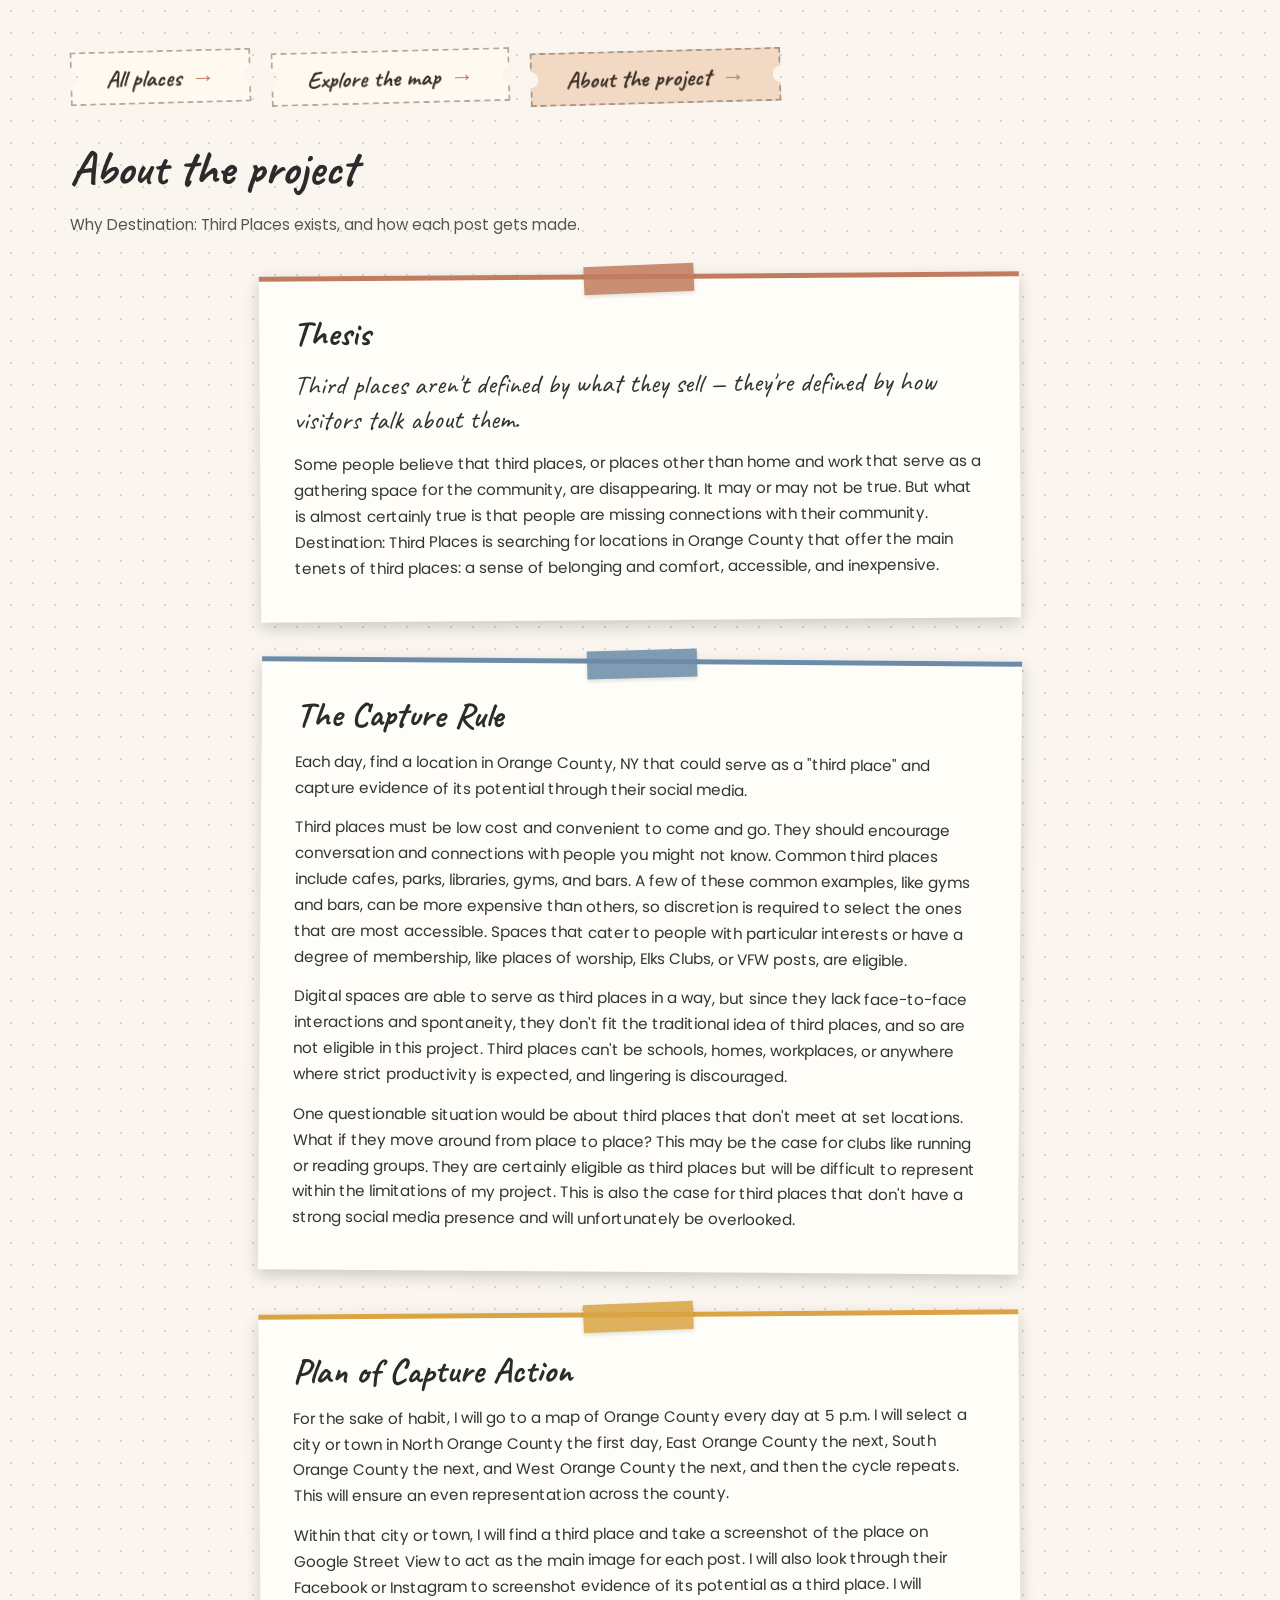
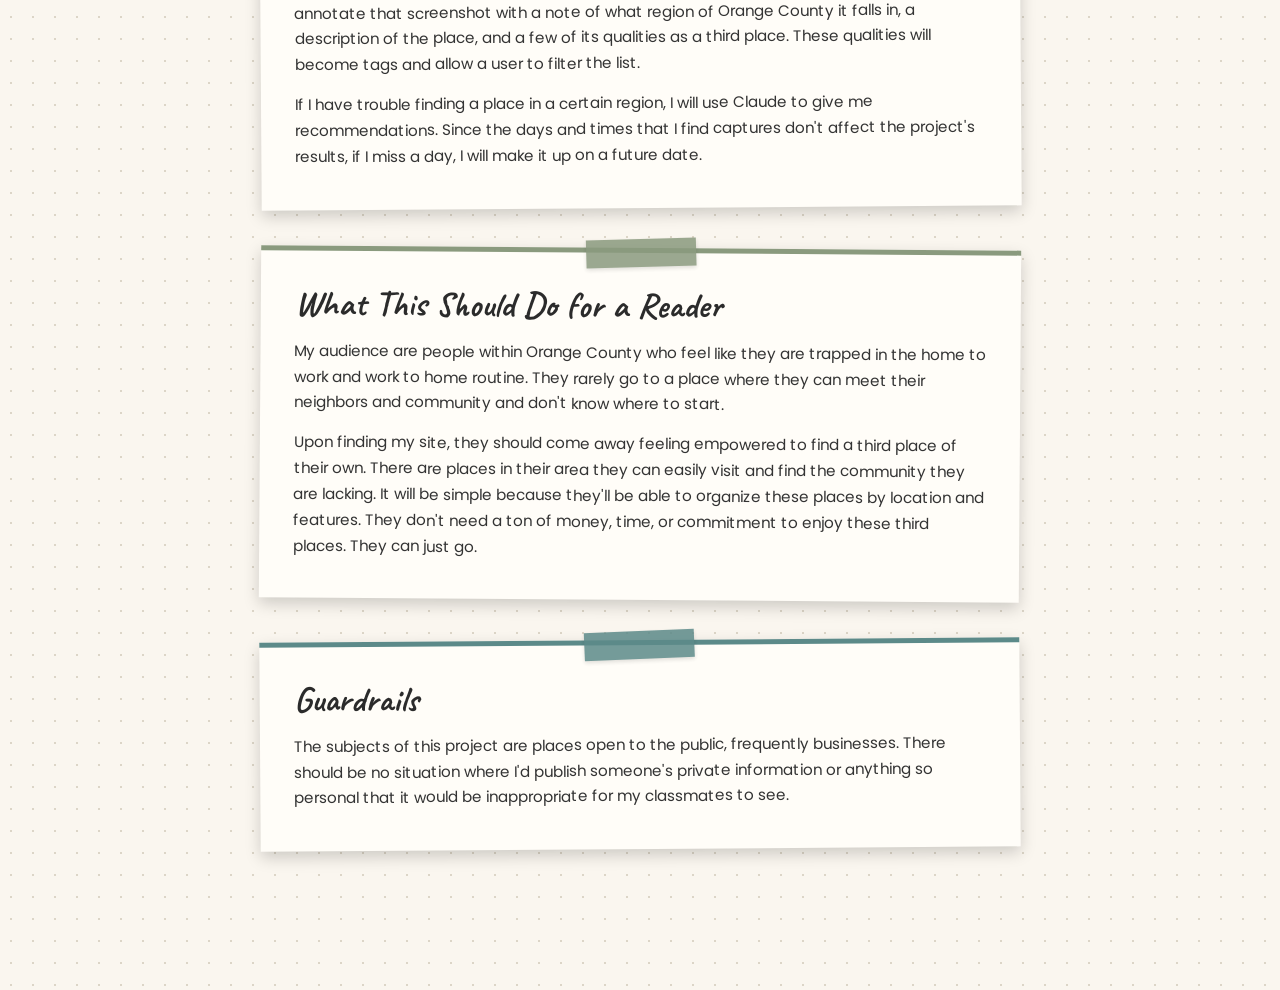
<file: about.html>
<!DOCTYPE html>
<html lang="en">
<head>
<meta charset="UTF-8">
<meta name="viewport" content="width=device-width, initial-scale=1">
<title>About the project | Destination: Third Places</title>
<link rel="stylesheet" href="site.css">
<style>
  .about-section {
    position: relative;
    max-width: 760px;
    margin: 0 auto 40px;
    padding: 34px 34px 26px;
    background: #fffdf8;
    box-shadow: 0 6px 16px rgba(0, 0, 0, 0.18);
  }
  .about-section:nth-of-type(odd)  { transform: rotate(-0.4deg); }
  .about-section:nth-of-type(even) { transform: rotate(0.4deg); }

  .about-section .tape {
    position: absolute;
    top: -14px;
    left: 50%;
    width: 110px;
    height: 28px;
    margin-left: -55px;
    transform: rotate(-2deg);
  }

  .about-section h2 {
    margin: 0 0 14px;
    font-family: 'Caveat', cursive;
    font-size: 2.2rem;
    line-height: 1.1;
    color: #2b2b2b;
  }

  .about-section p {
    margin: 0 0 14px;
    font-size: 0.95rem;
    line-height: 1.7;
    color: #333;
  }

  .about-section p.pull {
    font-family: 'Caveat', cursive;
    font-size: 1.7rem;
    line-height: 1.3;
  }

  .about-section:nth-of-type(1) { border-top: 5px solid #c17b5e; }
  .about-section:nth-of-type(2) { border-top: 5px solid #6b8ca8; }
  .about-section:nth-of-type(3) { border-top: 5px solid #d9a441; }
  .about-section:nth-of-type(4) { border-top: 5px solid #8a9a7e; }
  .about-section:nth-of-type(5) { border-top: 5px solid #5c8a89; }

  .about-links {
    max-width: 760px;
    margin: 0 auto 30px;
  }

  @media (max-width: 600px) {
    .about-section { padding: 28px 20px 18px; }
  }
</style>
</head>
<body>

<nav class="site-nav">
  <a class="map-link" href="index.html">All places</a>
  <a class="map-link" href="map.html">Explore the map</a>
  <a class="map-link current" href="about.html" aria-current="page">About the project</a>
</nav>

<h1>About the project</h1>
<p class="subtitle">Why Destination: Third Places exists, and how each post gets made.</p>

<div class="about-section">
  <div class="tape"></div>
  <h2>Thesis</h2>
  <p class="pull">Third places aren't defined by what they sell &mdash; they're defined by how visitors talk about them.</p>
  <p>Some people believe that third places, or places other than home and work that serve as a gathering space for the community, are disappearing. It may or may not be true. But what is almost certainly true is that people are missing connections with their community. Destination: Third Places is searching for locations in Orange County that offer the main tenets of third places: a sense of belonging and comfort, accessible, and inexpensive.</p>
</div>

<div class="about-section">
  <div class="tape"></div>
  <h2>The Capture Rule</h2>
  <p>Each day, find a location in Orange County, NY that could serve as a "third place" and capture evidence of its potential through their social media.</p>
  <p>Third places must be low cost and convenient to come and go. They should encourage conversation and connections with people you might not know. Common third places include cafes, parks, libraries, gyms, and bars. A few of these common examples, like gyms and bars, can be more expensive than others, so discretion is required to select the ones that are most accessible. Spaces that cater to people with particular interests or have a degree of membership, like places of worship, Elks Clubs, or VFW posts, are eligible.</p>
  <p>Digital spaces are able to serve as third places in a way, but since they lack face-to-face interactions and spontaneity, they don't fit the traditional idea of third places, and so are not eligible in this project. Third places can't be schools, homes, workplaces, or anywhere where strict productivity is expected, and lingering is discouraged.</p>
  <p>One questionable situation would be about third places that don't meet at set locations. What if they move around from place to place? This may be the case for clubs like running or reading groups. They are certainly eligible as third places but will be difficult to represent within the limitations of my project. This is also the case for third places that don't have a strong social media presence and will unfortunately be overlooked.</p>
</div>

<div class="about-section">
  <div class="tape"></div>
  <h2>Plan of Capture Action</h2>
  <p>For the sake of habit, I will go to a map of Orange County every day at 5 p.m. I will select a city or town in North Orange County the first day, East Orange County the next, South Orange County the next, and West Orange County the next, and then the cycle repeats. This will ensure an even representation across the county.</p>
  <p>Within that city or town, I will find a third place and take a screenshot of the place on Google Street View to act as the main image for each post. I will also look through their Facebook or Instagram to screenshot evidence of its potential as a third place. I will annotate that screenshot with a note of what region of Orange County it falls in, a description of the place, and a few of its qualities as a third place. These qualities will become tags and allow a user to filter the list.</p>
  <p>If I have trouble finding a place in a certain region, I will use Claude to give me recommendations. Since the days and times that I find captures don't affect the project's results, if I miss a day, I will make it up on a future date.</p>
</div>

<div class="about-section">
  <div class="tape"></div>
  <h2>What This Should Do for a Reader</h2>
  <p>My audience are people within Orange County who feel like they are trapped in the home to work and work to home routine. They rarely go to a place where they can meet their neighbors and community and don't know where to start.</p>
  <p>Upon finding my site, they should come away feeling empowered to find a third place of their own. There are places in their area they can easily visit and find the community they are lacking. It will be simple because they'll be able to organize these places by location and features. They don't need a ton of money, time, or commitment to enjoy these third places. They can just go.</p>
</div>

<div class="about-section">
  <div class="tape"></div>
  <h2>Guardrails</h2>
  <p>The subjects of this project are places open to the public, frequently businesses. There should be no situation where I'd publish someone's private information or anything so personal that it would be inappropriate for my classmates to see.</p>
</div>

<script>
  // Give each section's tape the same look as the tape on the main page.
  // (The .tape style is shared from site.css; this just varies the color.)
  var tapeColors = ['#c17b5e', '#6b8ca8', '#d9a441', '#8a9a7e', '#5c8a89'];
  document.querySelectorAll('.about-section .tape').forEach(function (tape, i) {
    tape.style.backgroundColor = tapeColors[i % tapeColors.length];
    tape.style.opacity = '0.85';
  });
</script>

</body>
</html>
</file>
<file: site.css>
/* site.css: styles for index.html and map.html */

@import url('https://fonts.googleapis.com/css2?family=Caveat:wght@600;700&family=Poppins:wght@400;500&family=Space+Mono:wght@400;700&display=swap');

* {
  box-sizing: border-box;
}

body {
  font-family: 'Poppins', sans-serif;
  background-color: #faf6ef;
  background-image: radial-gradient(#dcd5c7 1px, transparent 1px);
  background-size: 22px 22px;
  color: #3a3a3a;
  max-width: 1200px;
  margin: 0 auto;
  padding: 50px 30px 100px;
}

h1 {
  font-family: 'Caveat', cursive;
  font-weight: 700;
  font-size: 3rem;
  color: #2b2b2b;
  margin-bottom: 6px;
}

.subtitle {
  font-size: 0.95rem;
  line-height: 1.6;
  max-width: 640px;
  color: #555;
  margin-bottom: 36px;
}

/* ---------------------------------------------------------------- */
/* Filter bar                                                        */
/* ---------------------------------------------------------------- */

.filter-bar {
  display: flex;
  flex-wrap: wrap;
  gap: 16px;
  margin-bottom: 50px;
  align-items: center;
}

.filter-label {
  font-family: 'Space Mono', monospace;
  font-size: 0.75rem;
  text-transform: uppercase;
  letter-spacing: 0.5px;
  color: #888;
  margin-right: 4px;
}

.filter-tag {
  cursor: pointer;
  font-family: 'Space Mono', monospace;
  font-size: 0.75rem;
  font-weight: 700;
  text-transform: uppercase;
  letter-spacing: 0.5px;
  padding: 7px 16px;
  border: none;
  border-radius: 2px;
  box-shadow: 0 3px 6px rgba(0, 0, 0, 0.15);
  opacity: 0.8;
  transition: transform 0.15s ease, box-shadow 0.15s ease, opacity 0.15s ease;
}

.filter-tag:hover {
  opacity: 1;
  transform: translateY(-2px);
}

.filter-tag.active {
  opacity: 1;
  outline: 2px solid #2b2b2b;
  outline-offset: 2px;
  transform: translateY(-2px);
  box-shadow: 0 5px 10px rgba(0, 0, 0, 0.2);
}

/* ---------------------------------------------------------------- */
/* Entry grid + polaroid cards                                       */
/* ---------------------------------------------------------------- */

.grid {
  display: grid;
  grid-template-columns: repeat(3, 1fr);
  gap: 70px 40px;
}

@media (max-width: 900px) {
  .grid {
    grid-template-columns: repeat(2, 1fr);
  }
}

@media (max-width: 600px) {
  .grid {
    grid-template-columns: 1fr;
  }
}

.entry {
  cursor: pointer;
}

.entry.hidden {
  display: none;
}

/* Accent color cycles every 6 entries */
.entry:nth-child(6n+1) { --accent: #c17b5e; }
.entry:nth-child(6n+2) { --accent: #6b8ca8; }
.entry:nth-child(6n+3) { --accent: #d9a441; }
.entry:nth-child(6n+4) { --accent: #8a9a7e; }
.entry:nth-child(6n+5) { --accent: #c98b7f; }
.entry:nth-child(6n+6) { --accent: #5c8a89; }

/* Alternating tilt */
.entry:nth-child(odd) .polaroid { --rot: -3deg; }
.entry:nth-child(even) .polaroid { --rot: 2.5deg; }

.polaroid {
  position: relative;
  background: #fff;
  padding: 12px 12px 34px;
  box-shadow: 0 10px 22px rgba(0, 0, 0, 0.15);
  transform: rotate(var(--rot, -2deg));
  transition: transform 0.2s ease, box-shadow 0.2s ease;
}

.entry:hover .polaroid {
  transform: rotate(0deg) scale(1.03);
  box-shadow: 0 14px 28px rgba(0, 0, 0, 0.2);
}

.tape {
  position: absolute;
  top: -12px;
  left: 50%;
  transform: translateX(-50%) rotate(-4deg);
  width: 64px;
  height: 22px;
  background: var(--accent);
  opacity: 0.85;
  box-shadow: 0 2px 4px rgba(0, 0, 0, 0.15);
}

.frame {
  width: 100%;
  background: var(--accent);
  display: flex;
  align-items: center;
  justify-content: center;
  overflow: hidden;
  min-height: 160px;
}

.frame img {
  width: 100%;
  display: block;
}

/* Tape tags, bottom-right corner of the photo */
.tag-corner {
  position: absolute;
  bottom: 30px;
  right: -10px;
  display: flex;
  flex-direction: column-reverse;
  align-items: flex-end;
  gap: 6px;
  z-index: 5;
}

.tag-strip {
  padding: 5px 12px;
  font-family: 'Space Mono', monospace;
  font-size: 0.68rem;
  font-weight: 700;
  letter-spacing: 0.4px;
  text-transform: uppercase;
  white-space: nowrap;
  border-radius: 1px;
  box-shadow: 0 3px 6px rgba(0, 0, 0, 0.35);
}

/* ---------------------------------------------------------------- */
/* Caption text                                                      */
/* ---------------------------------------------------------------- */

.caption {
  margin-top: 16px;
}

.entry-title {
  font-family: 'Caveat', cursive;
  font-weight: 700;
  font-size: 1.6rem;
  color: #2b2b2b;
  margin-bottom: 2px;
}

.entry-location {
  font-family: 'Space Mono', monospace;
  font-size: 0.7rem;
  font-weight: 700;
  letter-spacing: 0.5px;
  text-transform: uppercase;
  color: var(--accent);
  margin-bottom: 6px;
}

.entry-text {
  font-size: 0.85rem;
  line-height: 1.5;
  color: #555;
}

.entry-hint {
  font-family: 'Space Mono', monospace;
  font-size: 0.7rem;
  font-weight: 700;
  letter-spacing: 0.5px;
  text-transform: uppercase;
  color: var(--accent);
  margin-top: 8px;
}

/* Hidden data-source containers: their content is read by JS and
   rendered elsewhere (tag corner, popup gallery, popup quotes), so
   none of these three show up directly on the main grid. */
.tags { display: none; }
.gallery { display: none; }
.quotes { display: none; }

/* ---------------------------------------------------------------- */
/* "Explore the map" link (main page)                                 */
/* ---------------------------------------------------------------- */

.map-link {
  position: relative;
  display: inline-block;
  margin-bottom: 34px;
  padding: 14px 34px 12px;
  font-family: 'Caveat', cursive;
  font-size: 1.5rem;
  font-weight: 700;
  line-height: 1;
  text-decoration: none;
  color: #3b2f26;
  background-color: #fffaf0;
  border: 2px dashed rgba(59, 47, 38, 0.4);
  /* ticket-stub notches on the left and right edges */
  -webkit-mask: radial-gradient(circle at 0 50%, transparent 8px, #000 8.5px) left / 51% 100% no-repeat,
                radial-gradient(circle at 100% 50%, transparent 8px, #000 8.5px) right / 51% 100% no-repeat;
  mask: radial-gradient(circle at 0 50%, transparent 8px, #000 8.5px) left / 51% 100% no-repeat,
        radial-gradient(circle at 100% 50%, transparent 8px, #000 8.5px) right / 51% 100% no-repeat;
  filter: drop-shadow(0 3px 4px rgba(0, 0, 0, 0.22));
  transform: rotate(-1.5deg);
  transition: transform 0.15s ease, filter 0.15s ease;
}

/* a little arrow, like "this way" on a luggage tag */
.map-link::after {
  content: '\2192';
  margin-left: 10px;
  color: #c17b5e;
}

.map-link:hover {
  transform: rotate(0deg) translateY(-2px);
  filter: drop-shadow(0 6px 8px rgba(0, 0, 0, 0.25));
}

/* Page navigation: the same three tickets at the top of every page */
.site-nav {
  display: flex;
  flex-wrap: wrap;
  gap: 18px 20px;
  margin-bottom: 34px;
}

.site-nav .map-link {
  margin-bottom: 0;
}

/* the page you are on: a darker, flat ticket that doesn't lift on hover */
.map-link.current {
  background-color: #f1d9c4;
  cursor: default;
}

.map-link.current:hover {
  transform: rotate(-1.5deg);
  filter: drop-shadow(0 3px 4px rgba(0, 0, 0, 0.22));
}

/* ---------------------------------------------------------------- */
/* Map page                                                           */
/* ---------------------------------------------------------------- */

.back-link {
  display: inline-block;
  margin-bottom: 22px;
  font-family: 'Space Mono', monospace;
  font-size: 0.75rem;
  font-weight: 700;
  letter-spacing: 0.5px;
  text-transform: uppercase;
  text-decoration: none;
  color: #555;
}

.back-link:hover {
  color: #2b2b2b;
  text-decoration: underline;
}

.map-polaroid {
  --accent: #6b8ca8;
  position: relative;
  background: #fff;
  padding: 12px;
  box-shadow: 0 10px 22px rgba(0, 0, 0, 0.15);
}

#map {
  height: 72vh;
  min-height: 460px;
  width: 100%;
  background: #e8e2d4;
  isolation: isolate; /* keeps Leaflet's internal z-indexes below the popup */
}

.map-status {
  margin-top: 16px;
  font-family: 'Space Mono', monospace;
  font-size: 0.75rem;
  color: #888;
}

.leaflet-container {
  font-family: 'Poppins', sans-serif;
}

/* Pins */
.map-pin-icon {
  background: none;
  border: none;
}

.map-pin {
  position: relative;
  width: 22px;
  height: 34px;
  cursor: pointer;
  transform-origin: 50% 100%;
  transition: transform 0.15s ease;
}

.map-pin:hover {
  transform: translateY(-3px) scale(1.1);
}

.map-pin-head {
  position: absolute;
  top: 0;
  left: 0;
  width: 22px;
  height: 22px;
  border-radius: 50%;
  box-shadow:
    0 3px 5px rgba(0, 0, 0, 0.45),
    inset -3px -3px 4px rgba(0, 0, 0, 0.3),
    inset 3px 3px 4px rgba(255, 255, 255, 0.5);
}

.map-pin-needle {
  position: absolute;
  top: 20px;
  left: 50%;
  width: 2px;
  height: 14px;
  margin-left: -1px;
  background: linear-gradient(#8a8a8a, #333);
  border-radius: 0 0 1px 1px;
}

.leaflet-tooltip.map-tooltip {
  font-family: 'Caveat', cursive;
  font-weight: 700;
  font-size: 1.15rem;
  color: #2b2b2b;
  background: #fff;
  border: none;
  border-radius: 2px;
  box-shadow: 0 4px 10px rgba(0, 0, 0, 0.25);
  padding: 2px 10px;
}

/* Softens OpenStreetMap's colors slightly to suit the cream paper look.
   Only affects the map tiles, not the pins. Delete to see the original. */
.leaflet-tile-pane {
  filter: sepia(0.25) saturate(0.85);
}

@media (max-width: 600px) {
  #map {
    height: 60vh;
    min-height: 340px;
  }
}

/* ---------------------------------------------------------------- */
/* Modal pop-up                                                       */
/* ---------------------------------------------------------------- */

.modal-overlay {
  display: none;
  position: fixed;
  inset: 0;
  background-color: color-mix(in srgb, var(--modal-accent, #d98c3f) 14%, #faf6ef);
  background-image: radial-gradient(color-mix(in srgb, var(--modal-accent, #d98c3f) 45%, #dcd5c7) 1px, transparent 1px);
  background-size: 22px 22px;
  align-items: flex-start;
  justify-content: center;
  z-index: 100;
  padding: 40px 30px;
  overflow-y: auto;
}

.modal-overlay.open {
  display: flex;
}

.modal-box {
  width: auto;
  max-width: 90vw;
  display: flex;
  flex-direction: column;
  align-items: center;
  background: #fff;
  padding: 20px 20px 26px;
  border-radius: 3px;
  box-shadow: 0 20px 50px rgba(0, 0, 0, 0.45);
  transform: rotate(-1deg);
  position: relative;
}

.modal-tape {
  position: absolute;
  top: -14px;
  left: 50%;
  transform: translateX(-50%) rotate(-3deg);
  width: 80px;
  height: 26px;
  background: var(--modal-accent, #d98c3f);
  opacity: 0.85;
  box-shadow: 0 2px 4px rgba(0, 0, 0, 0.2);
}

.modal-top-row {
  display: flex;
  flex-direction: row;
  align-items: stretch;
}

.modal-frame {
  background: var(--modal-accent, #d98c3f);
  display: flex;
  align-items: center;
  justify-content: center;
  height: 60vh;
  flex: 0 0 auto;
}

.modal-frame img {
  max-width: 100%;
  max-height: 100%;
  object-fit: contain;
  display: block;
}

.modal-note {
  flex: 0 0 300px;
  min-height: 0;
  background: #fdf8ee;
  color: #3a3a3a;
  padding: 26px 28px;
  font-size: 1rem;
  line-height: 1.6;
  border-left: 6px solid var(--modal-accent, #d98c3f);
  overflow-y: auto;
  display: flex;
  flex-direction: column;
  justify-content: flex-start;
}

.modal-note .entry-title {
  font-family: 'Caveat', cursive;
  font-weight: 700;
  font-size: 1.4rem;
  color: #2b2b2b;
  margin-bottom: 10px;
}

.modal-note .entry-location {
  font-family: 'Space Mono', monospace;
  font-size: 0.75rem;
  font-weight: 700;
  letter-spacing: 0.5px;
  text-transform: uppercase;
  color: var(--modal-accent);
  margin-top: -6px;
  margin-bottom: 10px;
}

.modal-note .entry-text {
  color: #555;
  font-size: 1rem;
}

/* Extra photos and review quotes sit side by side below the main
   photo + note row (they wrap onto separate lines on narrow screens). */
.modal-extras {
  display: flex;
  flex-wrap: wrap;
  align-items: center;
  justify-content: center;
  gap: 10px 44px;
  max-width: 100%;
}

/* Extra photos, pinned */
.modal-branch {
  display: none;
}

.modal-branch.show {
  display: flex;
  margin-top: 28px;
}

.branch-frames {
  display: flex;
  gap: 30px;
  flex-wrap: wrap;
  justify-content: center;
}

.branch-frame {
  position: relative;
  display: inline-block;
  cursor: default;
}

.branch-frame img {
  display: block;
  max-width: 340px;
  max-height: 400px;
  width: auto;
  height: auto;
  border-radius: 4px;
  box-shadow: 0 16px 40px rgba(0, 0, 0, 0.35);
}

.branch-frame:nth-child(odd) { transform: rotate(-2deg); }
.branch-frame:nth-child(even) { transform: rotate(1.5deg); }

/* Review quotes, pinned and stacked in a column beside the photos */
.modal-quote-branch {
  display: none;
}

.modal-quote-branch.show {
  display: flex;
  margin-top: 28px;
}

.quote-cards {
  display: flex;
  flex-direction: column;
  align-items: center;
  gap: 30px;
  max-width: min(300px, 85vw);
}

.quote-card {
  position: relative;
  max-width: 270px;
  padding: 22px 22px 20px;
  border-radius: 2px;
  border: 2px solid;
  box-shadow: 0 10px 22px rgba(0, 0, 0, 0.3);
  font-size: 0.95rem;
  line-height: 1.55;
  font-style: italic;
  color: #2b2b2b;
}

.quote-card:nth-child(odd) { transform: rotate(-2.5deg); }
.quote-card:nth-child(even) { transform: rotate(2deg); }

.quote-source {
  display: block;
  margin-top: 9px;
  font-family: 'Space Mono', monospace;
  font-style: normal;
  font-size: 0.7rem;
  text-transform: uppercase;
  letter-spacing: 0.4px;
  opacity: 0.7;
}

.pushpin {
  position: absolute;
  top: -9px;
  left: 50%;
  transform: translateX(-50%);
  width: 15px;
  height: 15px;
  border-radius: 50%;
  box-shadow:
    0 3px 5px rgba(0, 0, 0, 0.5),
    inset -2px -2px 3px rgba(0, 0, 0, 0.35),
    inset 2px 2px 3px rgba(255, 255, 255, 0.5);
  z-index: 6;
}

.modal-close {
  position: fixed;
  top: 20px;
  right: 28px;
  background: none;
  border: none;
  color: #2b2b2b;
  font-size: 2.2rem;
  line-height: 1;
  cursor: pointer;
  z-index: 101;
  text-shadow: 0 1px 2px rgba(255, 255, 255, 0.6);
}

/* ---------------------------------------------------------------- */
/* Order control (Shuffled / A-Z)                                    */
/* ---------------------------------------------------------------- */

.sort-bar {
  display: flex;
  flex-wrap: wrap;
  gap: 8px 14px;
  margin-bottom: 18px;
  align-items: center;
}

.sort-btn {
  cursor: pointer;
  padding: 2px 0;
  font-family: 'Space Mono', monospace;
  font-size: 0.75rem;
  font-weight: 700;
  letter-spacing: 0.5px;
  text-transform: uppercase;
  color: #888;
  background: none;
  border: none;
  border-bottom: 2px solid transparent;
}

.sort-btn:hover {
  color: #2b2b2b;
}

.sort-btn.active {
  color: #2b2b2b;
  border-bottom-color: #2b2b2b;
}

/* ---------------------------------------------------------------- */
/* "Where would you like to go?" (end of the main page)              */
/* ---------------------------------------------------------------- */

.next-stop {
  max-width: 640px;
  margin: 70px auto 50px;
  padding-top: 44px;
  text-align: center;
  border-top: 2px dashed rgba(59, 47, 38, 0.25);
}

.next-stop-heading {
  margin: 0 0 22px;
  font-family: 'Caveat', cursive;
  font-size: 2.8rem;
  line-height: 1.1;
  color: #2b2b2b;
}

.next-stop-controls {
  display: flex;
  flex-wrap: wrap;
  gap: 14px;
  justify-content: center;
  align-items: center;
}

.next-stop-select {
  flex: 1 1 280px;
  min-width: 0;
  width: 100%;
  max-width: 400px;
  padding: 12px 14px;
  font-family: 'Poppins', sans-serif;
  font-size: 0.95rem;
  color: #2b2b2b;
  background: #fffaf0;
  border: 2px dashed rgba(59, 47, 38, 0.45);
  border-radius: 2px;
}

.stop-btn {
  display: inline-block;
  cursor: pointer;
  padding: 12px 22px;
  font-family: 'Space Mono', monospace;
  font-size: 0.78rem;
  font-weight: 700;
  letter-spacing: 0.5px;
  text-transform: uppercase;
  text-decoration: none;
  color: #fff;
  background: var(--stop-accent, #3b2f26);
  border: 2px solid var(--stop-accent, #3b2f26);
  border-radius: 2px;
  box-shadow: 0 3px 6px rgba(0, 0, 0, 0.2);
  text-shadow: 0 1px 2px rgba(0, 0, 0, 0.45);
}

.stop-btn:hover {
  transform: translateY(-2px);
}

.stop-btn-alt {
  color: #3b2f26;
  background: transparent;
  border-color: #3b2f26;
  box-shadow: none;
  text-shadow: none;
}

.stop-result {
  margin-top: 34px;
  min-height: 1px;
}

.stop-ticket-wrap {
  filter: drop-shadow(0 6px 10px rgba(0, 0, 0, 0.22));
  transform: rotate(-1deg);
  animation: stopIn 0.35s ease-out;
}

@keyframes stopIn {
  from { opacity: 0; transform: translateY(10px) rotate(-3deg); }
  to   { opacity: 1; transform: translateY(0) rotate(-1deg); }
}

.stop-ticket {
  padding: 30px 40px 32px;
  text-align: center;
  background: #fffaf0;
  border: 2px dashed rgba(59, 47, 38, 0.4);
  border-top: 10px solid var(--stop-accent, #c17b5e);
  -webkit-mask: radial-gradient(circle at 0 50%, transparent 11px, #000 11.5px) left / 51% 100% no-repeat,
                radial-gradient(circle at 100% 50%, transparent 11px, #000 11.5px) right / 51% 100% no-repeat;
  mask: radial-gradient(circle at 0 50%, transparent 11px, #000 11.5px) left / 51% 100% no-repeat,
        radial-gradient(circle at 100% 50%, transparent 11px, #000 11.5px) right / 51% 100% no-repeat;
}

.stop-label {
  margin-bottom: 10px;
  font-family: 'Space Mono', monospace;
  font-size: 0.7rem;
  font-weight: 700;
  letter-spacing: 2px;
  text-transform: uppercase;
  color: #888;
}

.stop-title {
  margin-bottom: 8px;
  font-family: Georgia, 'Times New Roman', serif;
  font-size: 1.9rem;
  font-weight: 700;
  line-height: 1.15;
  color: #2b2b2b;
}

.stop-address {
  margin-bottom: 18px;
  font-family: 'Space Mono', monospace;
  font-size: 0.85rem;
  font-weight: 700;
  letter-spacing: 0.5px;
  text-transform: uppercase;
  color: var(--stop-accent, #c17b5e);
}

.stop-tags {
  display: flex;
  flex-wrap: wrap;
  gap: 8px;
  justify-content: center;
  margin-bottom: 18px;
}

.stop-tag {
  padding: 3px 10px;
  font-family: 'Space Mono', monospace;
  font-size: 0.68rem;
  font-weight: 700;
  letter-spacing: 0.5px;
  text-transform: uppercase;
  box-shadow: 0 1px 3px rgba(0, 0, 0, 0.25);
}

.stop-note {
  margin: 0 auto 24px;
  max-width: 460px;
  font-size: 0.95rem;
  line-height: 1.6;
  color: #444;
}

.stop-note em {
  display: block;
  margin-top: 8px;
  font-size: 0.85rem;
  color: #666;
}

.next-stop-closing {
  margin: 44px 0 0;
  font-family: 'Caveat', cursive;
  font-size: 2rem;
  line-height: 1.2;
  color: #3b2f26;
}

@media (max-width: 600px) {
  .stop-ticket { padding: 26px 24px 28px; }
  .next-stop-heading { font-size: 2.3rem; }
}

/* ---------------------------------------------------------------- */
/* Floating "Where to?" button and its panel                         */
/* ---------------------------------------------------------------- */

.next-fab {
  position: fixed;
  right: 22px;
  bottom: 22px;
  z-index: 50;
  padding: 0;
  cursor: pointer;
  color: #fffaf0;
  background: none;
  border: 0;
  transform: rotate(-3deg);
  transition: transform 0.15s ease;
  /* the shadow sits here because the ticket below is cut with a mask */
  filter: drop-shadow(0 5px 6px rgba(0, 0, 0, 0.32));
}

.next-fab:hover,
.next-fab:focus-visible,
.next-fab.open {
  transform: translateY(-3px) rotate(-6deg);
}

/* the ticket, with half-circle notches punched in both sides */
.fab-ticket {
  position: relative;
  display: flex;
  align-items: stretch;
  height: 56px;
  background: #c17b5e;
  -webkit-mask:
    radial-gradient(circle 7px at 0 50%, #0000 97%, #000) left / 51% 100% no-repeat,
    radial-gradient(circle 7px at 100% 50%, #0000 97%, #000) right / 51% 100% no-repeat;
  mask:
    radial-gradient(circle 7px at 0 50%, #0000 97%, #000) left / 51% 100% no-repeat,
    radial-gradient(circle 7px at 100% 50%, #0000 97%, #000) right / 51% 100% no-repeat;
}

/* stitched border inside the ticket */
.fab-ticket::after {
  content: '';
  position: absolute;
  inset: 4px;
  border: 1.5px dashed rgba(255, 250, 240, 0.55);
  pointer-events: none;
}

.fab-stub {
  display: flex;
  align-items: center;
  justify-content: center;
  width: 46px;
  background: #a8654a;
  /* perforated tear line */
  border-right: 2px dashed rgba(255, 250, 240, 0.7);
}

.fab-main {
  display: flex;
  flex-direction: column;
  justify-content: center;
  padding: 0 18px 0 12px;
  font-family: 'Space Mono', monospace;
  text-align: left;
  line-height: 1.15;
}

.fab-small {
  font-size: 0.56rem;
  letter-spacing: 1.5px;
  text-transform: uppercase;
  opacity: 0.8;
}

.fab-big {
  font-size: 0.92rem;
  font-weight: 700;
  letter-spacing: 0.5px;
  text-transform: uppercase;
  white-space: nowrap;
}

.next-fab:hover .fab-ticket,
.next-fab:focus-visible .fab-ticket,
.next-fab.open .fab-ticket {
  background: #a8654a;
}

.next-fab:hover .fab-stub,
.next-fab:focus-visible .fab-stub,
.next-fab.open .fab-stub {
  background: #8f523a;
}

/* Attention: every few seconds the ticket wiggles and a ring ripples out.
   Both stop for good once someone has opened it. */
.next-fab::before {
  content: '';
  position: absolute;
  inset: 0;
  border: 3px solid #c17b5e;
  border-radius: 8px;
  opacity: 0;
  pointer-events: none;
}

.next-fab:not(.calm)::before { animation: fab-ring 7s ease-out 2.5s infinite; }
.next-fab:not(.calm) .fab-ticket { animation: fab-wiggle 7s ease-in-out 2.5s infinite; }

@keyframes fab-ring {
  0%, 80% { opacity: 0; transform: scale(1); }
  82%     { opacity: 0.8; transform: scale(1); }
  100%    { opacity: 0; transform: scale(1.35, 1.7); }
}

@keyframes fab-wiggle {
  0%, 78%, 100% { transform: rotate(0); }
  81%  { transform: rotate(-4deg) scale(1.05); }
  84%  { transform: rotate(4deg) scale(1.05); }
  87%  { transform: rotate(-3deg) scale(1.05); }
  90%  { transform: rotate(2deg); }
  93%  { transform: rotate(0); }
}

@media (prefers-reduced-motion: reduce) {
  .next-fab:not(.calm)::before,
  .next-fab:not(.calm) .fab-ticket { animation: none; }
}

.next-panel {
  position: fixed;
  right: 22px;
  bottom: 98px;
  z-index: 60;
  display: none;
  width: min(440px, calc(100vw - 32px));
  max-height: calc(100vh - 130px);
  overflow-y: auto;
  padding: 30px 22px 22px;
  text-align: center;
  background: #fffdf8;
  border: 2px dashed rgba(59, 47, 38, 0.4);
  border-radius: 3px;
  box-shadow: 0 12px 36px rgba(0, 0, 0, 0.3);
}

.next-panel.open {
  display: block;
  animation: panelIn 0.2s ease-out;
}

@keyframes panelIn {
  from { opacity: 0; transform: translateY(12px); }
  to   { opacity: 1; transform: translateY(0); }
}

.next-panel-close {
  position: absolute;
  top: 6px;
  right: 10px;
  padding: 0 6px;
  cursor: pointer;
  font-size: 1.7rem;
  line-height: 1;
  color: #666;
  background: none;
  border: none;
}

.next-panel-close:hover {
  color: #000;
}

/* the panel is narrower, so scale the content down a little */
.next-panel .next-stop-heading {
  margin-bottom: 16px;
  font-size: 2.1rem;
}

.next-panel .next-stop-select {
  flex: 1 1 100%;
  min-width: 0;
  max-width: 100%;
}

.next-panel .stop-result {
  margin-top: 22px;
}

.next-panel .stop-ticket {
  padding: 22px 22px 24px;
}

.next-panel .stop-title {
  font-size: 1.5rem;
}

.next-panel .stop-address {
  font-size: 0.78rem;
}

.next-panel .next-stop-closing {
  margin-top: 26px;
  font-size: 1.6rem;
}

@media (max-width: 600px) {
  .next-fab { right: 16px; bottom: 16px; }
  .fab-ticket { height: 50px; }
  .fab-stub { width: 40px; }
  .fab-main { padding: 0 14px 0 10px; }
  .fab-big { font-size: 0.82rem; }
  .next-panel { right: 16px; bottom: 84px; }
}
</file>
